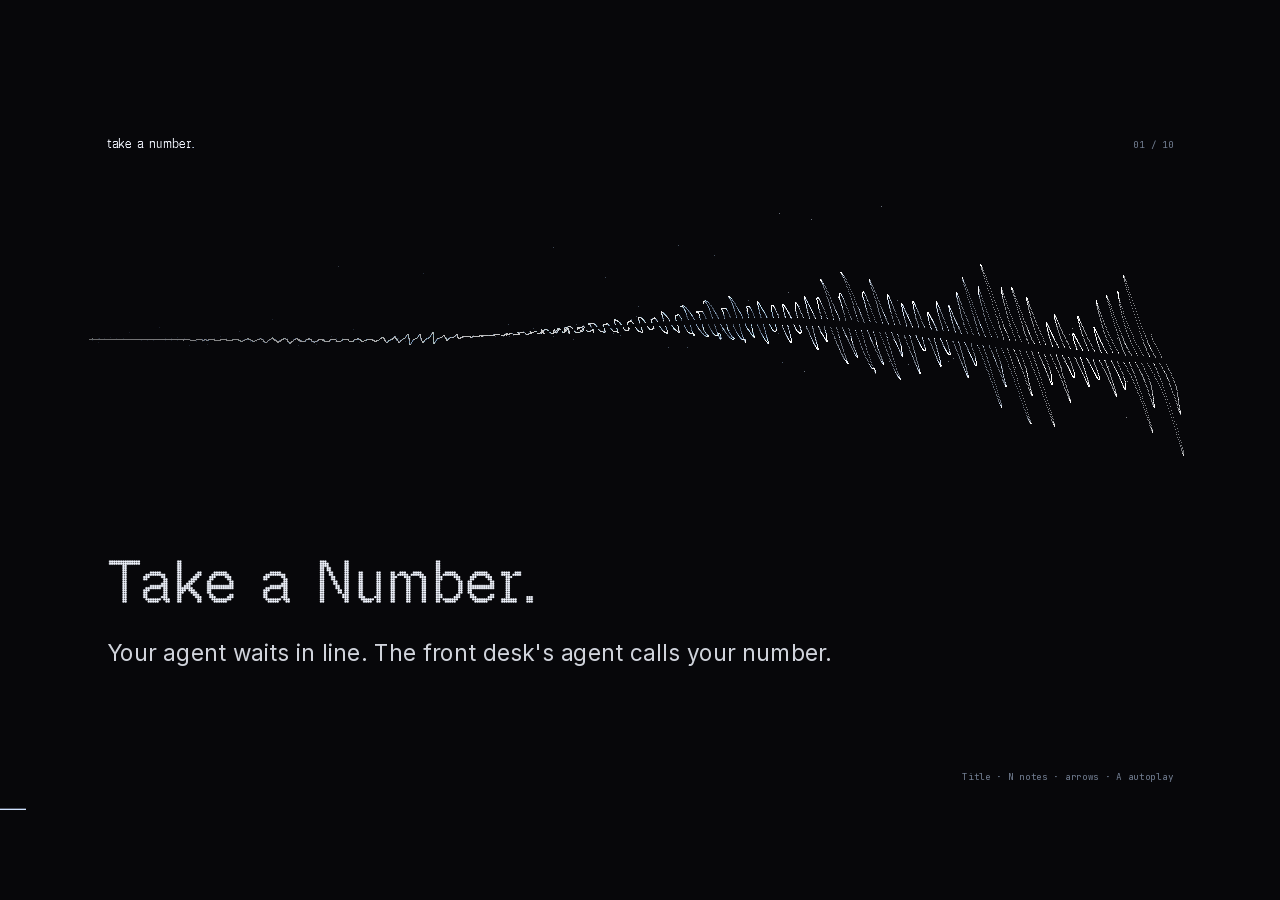
<file: deck/index.html>
<!doctype html>
<html lang="en">
<head>
<meta charset="utf-8">
<meta name="viewport" content="width=device-width, initial-scale=1">
<meta name="color-scheme" content="dark">
<meta name="theme-color" content="#07070a">
<title>Take a Number. Your agent waits in line.</title>
<style>
/* somach.css: the somach signal language, one stylesheet for every surface.
   Spec: /Users/carl/Downloads/carl/DESIGN_SYSTEM.md (read it first; this file implements it).
   Source of the look: https://somach.life hero, repo /Users/carl/Downloads/carl/md-somach-inc/website.
   Fonts resolve relative to this file (fonts/). For a standalone page run
   `python3 /Users/carl/CODELocalProjects/lifeos/design/kit.py inline page.html`, which inlines
   this file with the fonts as data: URIs. Served apps copy fonts/ and keep the urls same-origin. */

/* ---------- Faces (OFL, licences in fonts/) ---------- */
@font-face { font-family: "Geist Pixel Circle"; src: url("[data-uri]") format("woff2");
  font-weight: 400; font-style: normal; font-display: swap; }
@font-face { font-family: "Geist Pixel Square"; src: url("[data-uri]") format("woff2");
  font-weight: 400; font-style: normal; font-display: swap; }
@font-face { font-family: "Inter"; src: url("[data-uri]") format("woff2");
  font-weight: 100 900; font-style: normal; font-display: swap;
  unicode-range: U+0000-00FF, U+0131, U+0152-0153, U+02BB-02BC, U+02C6, U+02DA, U+02DC, U+0304, U+0308, U+0329, U+2000-206F, U+20AC, U+2122, U+2191, U+2193, U+2212, U+2215, U+FEFF, U+FFFD; }
@font-face { font-family: "JetBrains Mono"; src: url("[data-uri]") format("woff2");
  font-weight: 100 800; font-style: normal; font-display: swap;
  unicode-range: U+0000-00FF, U+0131, U+0152-0153, U+02BB-02BC, U+02C6, U+02DA, U+02DC, U+0304, U+0308, U+0329, U+2000-206F, U+20AC, U+2122, U+2191, U+2193, U+2212, U+2215, U+FEFF, U+FFFD; }

/* ---------- Tokens (contrast is on --void) ---------- */
:root {
  color-scheme: dark;
  --void: #07070a;                          /* page, canvas clear, theme-color */
  --paper: #f2f6ff;                         /* 18.59:1 headlines, titles, primary fill */
  --paper-soft: #a8b4c8;                    /*  9.61:1 body, lede, ok status; dimmest text over a canvas */
  --paper-mute: #737f93;                    /*  4.97:1 meta, eyebrows, index, placeholder, dates in tools */
  --glow: #cfe2ff;                          /* 15.31:1 THE accent: live, hover, focus, selected, wordmark period */
  --fail: #f0b8b0;                          /* 11.68:1 act now */
  --warn: #dbc895;                          /* 12.17:1 act soon */
  --hair: rgba(180, 200, 230, .14);         /*  1.26:1 decorative rules only */
  --line: rgba(180, 200, 230, .28);         /*  1.84:1 table header rule, blockquote rule (decorative) */
  --line-control: #5d6878;                  /*  3.56:1 input and ghost-button borders */
  --line-focus: rgba(207, 226, 255, .55);   /*  5.00:1 focused input border */
  --tint-focus: rgba(255, 255, 255, .04);   /* focused input fill; placeholder stays 4.65:1 */
  --selection: rgba(190, 215, 255, .24);

  --pixel: "Geist Pixel Circle", "JetBrains Mono", ui-monospace, monospace;    /* 20px and up only */
  --pixel-sm: "Geist Pixel Square", "JetBrains Mono", ui-monospace, monospace; /* 11 to 19px */
  --sans: "Inter", system-ui, -apple-system, "Helvetica Neue", sans-serif;
  --mono: "JetBrains Mono", ui-monospace, SFMono-Regular, Menlo, monospace;

  --max: 1200px;
  --gutter: clamp(28px, 12vw, 210px);       /* landing and reading: the zoomed-out look */
}
@media (max-width: 860px) { :root { --gutter: clamp(20px, 6vw, 32px); } }
.tool { --gutter: clamp(16px, 4vw, 48px); }  /* dashboards spend width on data */

/* ---------- Base ---------- */
*, *::before, *::after { box-sizing: border-box; }
html { background: var(--void); font-synthesis: none; -webkit-text-size-adjust: 100%; }
body { margin: 0; background: var(--void); color: var(--paper-soft);
  font: 400 .85rem/1.7 var(--sans); -webkit-font-smoothing: antialiased; }
.tool { font-size: 14px; line-height: 1.5; }
h1, h2, h3, h4, h5, h6, p, ul, ol, figure, blockquote { margin: 0; }
p { text-wrap: pretty; }
em, i, cite { font-style: normal; color: var(--paper); }      /* no italic face is loaded */
strong, b { font-weight: 600; color: var(--paper); }
code, kbd, samp, pre { font-family: var(--mono); font-variant-ligatures: none; }
.num, .tabular { font-variant-numeric: tabular-nums; }
a { color: var(--paper); text-decoration: underline 1px var(--paper-mute); text-underline-offset: 3px; }
a:hover { color: var(--glow); text-decoration-color: var(--glow); }
hr { border: 0; border-top: 1px solid var(--hair); margin: 0; }
:focus-visible { outline: 2px solid var(--glow); outline-offset: 3px; }   /* never a radius */
::selection { background: var(--selection); color: #fff; }
.sr-only { position: absolute; width: 1px; height: 1px; margin: -1px; overflow: hidden;
  clip-path: inset(50%); white-space: nowrap; border: 0; }

/* ---------- Type roles ---------- */
.display-1, .display-2, .verdict, .numeral, .prose h1 {
  font-family: var(--pixel); font-weight: 400; letter-spacing: .01em; color: var(--paper); text-wrap: balance; hyphens: none; }
.display-1 { font-size: clamp(1.5rem, 3.4vw, 2.6rem); line-height: 1.1; max-width: 14em; }
.display-2 { font-size: clamp(1.25rem, 2.4vw, 1.9rem); line-height: 1.15; max-width: 18em; }
.numeral { font-size: clamp(2rem, 5vw, 3.6rem); line-height: 1; letter-spacing: 0; }
.px { font-family: var(--pixel-sm); font-weight: 400; letter-spacing: .04em; }    /* 11 to 19px labels */
.wordmark { font: 400 14px/1 var(--pixel-sm); letter-spacing: .02em; color: var(--paper); text-decoration: none; }
.wordmark i { color: var(--glow); }
.lede { font-size: clamp(.82rem, 1vw, .92rem); line-height: 1.62; color: var(--paper-soft); max-width: 32em; }
.title { font: 600 1rem/1.3 var(--sans); letter-spacing: -.02em; color: var(--paper); }
.eyebrow { font: 500 11px/16px var(--mono); letter-spacing: .2em; text-transform: uppercase; color: var(--paper-mute); }
.index { font: 400 11px/16px var(--mono); letter-spacing: .2em; color: var(--paper-mute); }
.meta { font: 400 11px/16px var(--mono); letter-spacing: .04em; color: var(--paper-mute); }

/* ---------- Controls: hard corners, 44px, on void ---------- */
input, button, select, textarea { font: inherit; color: inherit; border-radius: 0; }
.label { display: block; margin-bottom: 8px; font: 500 11px/16px var(--mono); letter-spacing: .12em;
  text-transform: uppercase; color: var(--paper-mute); }
.field { min-height: 44px; padding: 11px 13px; font: 400 12px/1.6 var(--mono); letter-spacing: .02em;
  color: var(--paper); background: transparent; border: 1px solid var(--line-control); outline: none;
  transition: border-color .18s ease, background-color .18s ease; }
.field::placeholder { color: var(--paper-mute); opacity: 1; }
.field:focus-visible { border-color: var(--line-focus); background: var(--tint-focus); outline: 2px solid var(--glow); outline-offset: 3px; }
.field-error { margin-top: 8px; font: 400 13px/1.5 var(--sans); color: var(--fail); }
.btn { min-height: 44px; padding: 0 20px; font: 400 12px/1 var(--pixel-sm); letter-spacing: .12em;
  text-transform: uppercase; color: var(--void); background: var(--paper); border: 1px solid var(--paper);
  cursor: pointer; transition: background-color .18s ease, color .18s ease; }
.btn:hover:not(:disabled) { background: transparent; color: var(--paper); }
.btn:active:not(:disabled) { transform: translateY(1px); }
.btn:disabled { opacity: .55; cursor: default; }
.btn--ghost { color: var(--paper); background: transparent; border-color: var(--line-control); }
.btn--ghost:hover:not(:disabled) { border-color: var(--paper); }
.row { display: flex; flex-wrap: wrap; gap: 10px; }
.row .field { flex: 1 1 12rem; min-width: 0; }
@media (max-width: 860px), (pointer: coarse) { .field { font-size: 16px; } }   /* iOS zooms below 16px */
@media (max-width: 860px) { .row .field, .row .btn { flex: 1 1 100%; } }

/* ---------- Page frame ---------- */
.page { max-width: var(--max); margin: 0 auto; padding: 0 var(--gutter) 64px; }
.page.flush { padding-bottom: 0; }
.section { padding: clamp(64px, 8vw, 104px) 0; border-top: 1px solid var(--hair); }
.measure { max-width: 32em; }   /* about 66 characters of Inter; left-aligned, never centred */
.measure > p + p { margin-top: 18px; }

/* ---------- Landing hero (somach.life) ---------- */
.signal-hero { position: relative; min-height: 100svh; display: flex; flex-direction: column; overflow: hidden; }
.signal-field { position: absolute; inset: 0; width: 100%; height: 100%; z-index: 0; display: block;
  /* The scrim as a mask on the dots, not a void layer over void (that layer bands). */
  -webkit-mask-image: linear-gradient(to top, rgba(0,0,0,.04) 0%, rgba(0,0,0,.12) 30%, rgba(0,0,0,.8) 48%, #000 58%),
                      linear-gradient(100deg, rgba(0,0,0,.28) 0%, rgba(0,0,0,.7) 34%, #000 60%);
  -webkit-mask-composite: source-in;
  mask-image: linear-gradient(to top, rgba(0,0,0,.04) 0%, rgba(0,0,0,.12) 30%, rgba(0,0,0,.8) 48%, #000 58%),
              linear-gradient(100deg, rgba(0,0,0,.28) 0%, rgba(0,0,0,.7) 34%, #000 60%);
  mask-composite: intersect; }
.signal-mast { position: relative; z-index: 2; width: 100%; max-width: var(--max); margin: 0 auto;
  padding: clamp(24px, 4vw, 44px) var(--gutter) 0; display: flex; align-items: baseline; gap: 18px; }
.signal-hero-inner { position: relative; z-index: 2; width: 100%; max-width: var(--max);
  margin: auto auto 0; padding: 0 var(--gutter) clamp(40px, 6vw, 72px); }
.signal-hero-copy { max-width: 26rem; }
.signal-hero-copy .lede { margin-top: 16px; }
.signal-hero-copy .row { margin-top: 28px; }
@media (max-width: 860px) {
  .signal-hero { min-height: auto; }
  .signal-field { position: relative; height: 46svh; min-height: 260px; max-height: 420px;
    -webkit-mask-image: none; mask-image: none; }
  .signal-hero-inner { margin-top: 0; padding-top: clamp(18px, 4vw, 28px); padding-bottom: clamp(48px, 9vw, 72px); }
  .signal-hero-copy { max-width: none; }
}

/* Status trace: the live rule. The block is the pointer target, not the canvas. */
.trace { margin-top: 14px; padding: 10px 0; cursor: crosshair; }
.trace canvas { display: block; width: 100%; height: 56px; }
.trace--busy canvas { height: 24px; }

/* Ordered process, 2 to 4 steps only (Intent, Signal, Text). Parallel items are rows. */
.steps { display: grid; grid-template-columns: repeat(auto-fit, minmax(12rem, 1fr)); gap: clamp(28px, 4vw, 56px);
  list-style: none; padding: 0; }
.steps .title { margin-top: 14px; }
.steps p { margin-top: 10px; font-size: .82rem; line-height: 1.65; }

/* Dated list (the build log idiom; phone-first pages use it instead of a table). */
.log-list { list-style: none; padding: 0; }
.log-item { border-bottom: 1px solid var(--hair); }
.log-item:last-child { border-bottom: 0; }
.log-row { display: flex; align-items: baseline; gap: 16px; width: 100%; padding: 13px 0; background: none;
  border: 0; color: inherit; text-align: left; font: inherit; cursor: pointer; }
.log-date { flex-shrink: 0; min-width: 88px; font: 400 11.5px/1.6 var(--pixel-sm); letter-spacing: .04em; color: var(--paper-soft); }
.log-title { font-size: .84rem; color: var(--paper); transition: color .15s ease; }
button.log-row:hover .log-title, button.log-row:focus-visible .log-title { color: var(--glow); }
.log-toggle { margin-left: auto; font-family: var(--mono); color: var(--paper-mute); }
.log-detail { padding: 0 0 17px calc(88px + 16px); max-width: 36rem; font-size: .8rem; line-height: 1.65; }
.log-year { margin-top: 30px; font: 400 11px/1.6 var(--pixel-sm); letter-spacing: .16em; color: var(--paper-soft); }
@media (max-width: 640px) {
  .log-row { display: block; position: relative; padding-right: 28px; }
  .log-date { display: block; margin-bottom: 3px; }
  .log-toggle { position: absolute; right: 0; top: 12px; }
  .log-detail { padding-left: 0; }
}

/* NOW line. The live dot pulses twice (4.8 s), then holds: WCAG 2.2.2. */
.now { display: flex; align-items: baseline; gap: 12px; margin-top: 24px; }
.now-label { flex-shrink: 0; display: inline-flex; align-items: center; gap: 8px; font: 400 11px/1 var(--pixel-sm);
  letter-spacing: .08em; text-transform: uppercase; color: var(--glow); }
.now-dot { display: inline-block; width: 7px; height: 7px; border-radius: 50%; background: var(--glow);
  box-shadow: 0 0 10px var(--glow); animation: pulse 2.4s ease-in-out 2; }
@keyframes pulse { 50% { opacity: .3; } }

/* ---------- Tools: mast, verdict, readouts, regions ---------- */
.mast { display: flex; align-items: baseline; gap: 16px; padding: 24px 0 32px; }
.mast .meta { margin-left: auto; }
.verdict { margin: 0; font-size: clamp(1.25rem, 2.4vw, 1.9rem); line-height: 1.15; max-width: 24em; }
.verdict.fail { color: var(--fail); }
.verdict + .meta { margin-top: 8px; }
.readouts { display: grid; grid-template-columns: repeat(auto-fill, minmax(160px, 1fr)); column-gap: 24px; margin: 32px 0; }
.readout { border-top: 1px solid var(--hair); padding-top: 16px; }
.readout b { display: block; font: 400 28px/1 var(--pixel); color: var(--paper); }
.readout b.live { font-family: var(--mono); font-weight: 400; }   /* numbers that update live use Mono */
.readout span { display: block; margin-top: 8px; font: 500 11px/16px var(--mono); letter-spacing: .12em;
  text-transform: uppercase; color: var(--paper-mute); }
.region { border-top: 1px solid var(--hair); padding: 24px 0 32px; }
.region.fail { border-top-color: var(--fail); }
.region-head { display: flex; align-items: baseline; gap: 12px; margin: 0 0 16px; font: 500 11px/16px var(--mono);
  letter-spacing: .2em; text-transform: uppercase; color: var(--paper-mute); }
.region-head .st { margin-left: auto; }
.empty { margin: 0; padding: 16px 0; font: 400 13px/1.5 var(--sans); color: var(--paper-mute); }
.empty.err { color: var(--fail); }

/* ---------- Status: a dot plus a word, always both ----------
   filled = the signal arrived; ring = an expected signal is missing.
   Warm means act (fail now, warn soon). Cool means fine. */
.st { white-space: nowrap; font: 500 11px/16px var(--mono); letter-spacing: .08em; text-transform: uppercase; }
.st::before { content: ""; display: inline-block; width: 6px; height: 6px; margin-right: 8px; border-radius: 50%;
  background: currentColor; vertical-align: 1px; }
.st.ok { color: var(--paper-soft); }
.st.fail, .st.stale { color: var(--fail); }
.st.warn, .st.deferred { color: var(--warn); }
.st.running { color: var(--glow); }
.st.off { color: var(--paper-mute); }
.st:is(.stale, .deferred, .off)::before { background: none; border: 1.5px solid currentColor; }
.st.running::before { box-shadow: 0 0 10px var(--glow); animation: pulse 2.4s ease-in-out 2; }

/* ---------- Tables ---------- */
.tbl-wrap { margin: 0 -6px; padding: 0 6px; }   /* room for focus rings */
.tbl { width: 100%; border-collapse: collapse; font: 400 13px/20px var(--sans); }
.tbl th { position: sticky; top: 0; z-index: 1; background: var(--void); padding: 0 12px 8px; text-align: left;
  vertical-align: bottom; white-space: nowrap; border-bottom: 1px solid var(--line);
  font: 500 11px/16px var(--mono); letter-spacing: .1em; text-transform: uppercase; color: var(--paper-mute); }
.tbl td { padding: 8px 12px; border-bottom: 1px solid var(--hair); vertical-align: baseline; }
.tbl tr:last-child td { border-bottom: 0; }
.tbl :is(th, td):first-child { padding-left: 0; }
.tbl :is(th, td):last-child { padding-right: 0; }
.tbl td.t { color: var(--paper); }
.tbl td.t a { color: inherit; text-decoration: none; }
.tbl td.t a:hover { color: var(--glow); }
.tbl :is(td.id, td.num, td.date) { font: 400 12px/20px var(--mono); white-space: nowrap; }
.tbl td.date { color: var(--paper-mute); }
.tbl .num { text-align: right; }
.tbl td.sum { max-width: 48ch; }
@media (max-width: 860px) { .tbl-wrap { overflow-x: auto; } .tbl .p3 { display: none; } }
@media (max-width: 640px) { .tbl .p2 { display: none; } }
@media (pointer: coarse) { .tbl td { padding-block: 12px; } }

/* Dot-series charts (SomachSignal.drawDotSeries); size the canvas, the script fills it. */
.spark { display: inline-block; width: 96px; height: 20px; vertical-align: -4px; }
.chart { display: block; width: 100%; height: 120px; }

/* ---------- Reading (mdview, generated records) ---------- */
.prose { max-width: 32em; font: 400 16px/1.65 var(--sans); color: var(--paper-soft); }
.prose > * + * { margin-top: 16px; }
.prose h1 { font-size: 32px; line-height: 1.15; margin-bottom: 8px; }
.prose h1.long { font: 600 28px/1.2 var(--sans); letter-spacing: -.01em; }   /* titles over 40 characters */
.prose h2 { margin-top: 48px; padding-top: 24px; border-top: 1px solid var(--hair);
  font: 600 20px/1.3 var(--sans); letter-spacing: -.01em; color: var(--paper); }
.prose h3 { margin-top: 32px; font: 600 16px/1.35 var(--sans); color: var(--paper); }
.prose :is(h4, h5, h6) { margin-top: 24px; font: 500 11px/16px var(--mono); letter-spacing: .2em;
  text-transform: uppercase; color: var(--paper-mute); }
.prose :is(ul, ol) { padding-left: 24px; }
.prose li + li { margin-top: 4px; }
.prose li::marker { color: var(--paper-mute); }
.prose ol > li::marker { font: 400 12px var(--mono); }
.prose blockquote { padding-left: 16px; border-left: 1px solid var(--line); }
.prose :not(pre) > code { padding: 1px 4px; font-size: .875em; color: var(--paper); background: rgba(180, 200, 230, .07); }
.prose pre { padding: 16px 0; overflow-x: auto; border-top: 1px solid var(--hair); border-bottom: 1px solid var(--hair);
  font: 400 13px/20px var(--mono); color: var(--paper); }
.prose table { width: 100%; border-collapse: collapse; font-size: 14px; }
.prose th { padding: 0 12px 8px 0; text-align: left; border-bottom: 1px solid var(--line);
  font: 500 11px/16px var(--mono); letter-spacing: .1em; text-transform: uppercase; color: var(--paper-mute); }
.prose td { padding: 8px 12px 8px 0; border-bottom: 1px solid var(--hair); }
.prose img { max-width: 100%; height: auto; }
.prose .src { font: 400 11px/16px var(--mono); color: var(--paper-mute); word-break: break-all; }

/* ---------- Motion and failure ---------- */
@media (prefers-reduced-motion: reduce) {
  *, *::before, *::after { animation: none !important; transition: none !important; scroll-behavior: auto !important; }
}
/* Silence is the bug: kit.py's font check sets this attribute when a face fails to load. */
html[data-fonts-missing]::before { content: "FONTS MISSING: " attr(data-fonts-missing); position: fixed; inset: 0 0 auto;
  z-index: 2147483647; padding: 6px 12px; font: 12px/1.4 ui-monospace, monospace; color: var(--void); background: var(--fail); }

</style>
<style>
/* One 1920x1080 stage, one timeline. window.seek(ms) is the only clock, so a keypress, autoplay, the PDF and a
   frame-by-frame render all draw the same thing. Source: deck/src.html. Build: kit.py inline src.html -o index.html */
html,body{height:100%;overflow:hidden;background:var(--void)}
#stage{position:fixed;left:50%;top:50%;width:1920px;height:1080px;transform:translate(-50%,-50%) scale(var(--s,1));transform-origin:center center;background:var(--void)}
.beat{position:absolute;inset:0;display:none;width:1920px;height:1080px;overflow:hidden;background:var(--void)}
.beat.cur{display:block}
canvas.dots{position:absolute;left:0;top:0;width:1920px;height:1080px}
#field{position:absolute!important;left:0;top:0;width:1920px!important;height:1080px!important;min-height:0;max-height:none}
.t{position:absolute;left:160px;font-family:var(--pixel);font-weight:400;color:var(--paper);letter-spacing:.01em;line-height:1.1;white-space:nowrap;will-change:transform,opacity}
.t.h{font-size:88px}
.t.m{font-size:56px}
.t.s{font-size:40px;color:var(--paper-soft)}
.i{position:absolute;left:160px;font:400 28px/1.4 var(--sans);color:var(--paper-soft);white-space:nowrap}
.i.p{color:var(--paper)}
.mn{position:absolute;font:400 18px/24px var(--mono);letter-spacing:.04em;color:var(--paper-mute);white-space:nowrap}
.code{position:absolute;font:400 36px/1.2 var(--mono);color:var(--paper);white-space:nowrap;font-variant-ligatures:none}
.px{position:absolute;font:400 20px/24px var(--pixel-sm);letter-spacing:.04em;color:var(--paper-soft);white-space:nowrap}
.glow{color:var(--glow)}
.fail{color:var(--fail)}
.warn{color:var(--warn)}
.mute{color:var(--paper-mute)}
.wm{position:absolute;left:160px;top:72px;font-size:18px}
.pg{position:absolute;right:160px;top:72px;font:400 14px/20px var(--mono);letter-spacing:.04em;color:var(--paper-mute)}
#hud{position:absolute;right:160px;bottom:40px;font:400 14px/20px var(--mono);letter-spacing:.04em;color:var(--paper-mute)}
#bar{position:absolute;left:0;bottom:0;height:2px;background:var(--glow);width:0}
.word{display:inline-block;will-change:transform,opacity}
#drawer{position:absolute;left:0;right:0;bottom:0;background:var(--void);border-top:1px solid var(--line);padding:20px 160px 28px;font:400 20px/29px var(--sans);display:none;max-height:420px;overflow:auto;color:var(--paper-soft);z-index:9}
body.shownotes #drawer{display:block}
#drawer .k{font:400 14px/20px var(--mono);letter-spacing:.04em;color:var(--paper-mute);margin-bottom:8px}
#drawer p{margin:0 0 8px}
#drawer p b{color:var(--glow);font-weight:400}
/* print: every beat stacked at its last frame, one per page */
html.print,body.print{overflow:visible;height:auto}
body.print #stage{position:static;transform:none;width:1920px;height:auto}
body.print .beat{position:relative;display:block;page-break-after:always;break-after:page}
body.print #hud,body.print #bar,body.print #drawer{display:none}
/* phone: every beat stacked at its last frame, scaled to the width, notes under each */
html.phone,body.phone{overflow:auto;height:auto}
body.phone #stage{position:static;transform:none;width:100%;height:auto}
body.phone .beat{position:relative;display:block;transform-origin:top left;transform:scale(var(--k));margin-bottom:calc(1080px * var(--k) - 1080px)}
body.phone #hud,body.phone #bar,body.phone #drawer{display:none}
body.phone .pnotes{padding:12px 16px 28px;border-top:1px solid var(--hair);font:400 15px/1.5 var(--sans);color:var(--paper-soft);background:var(--void)}
body.phone .pnotes p{margin:0 0 8px}
body.phone .pnotes b{color:var(--glow);font-weight:400}
body.phone .pnotes .k{font:400 11px/16px var(--mono);letter-spacing:.04em;color:var(--paper-mute);margin-bottom:6px}
</style>
</head>
<body>
<div id="stage">
  <div id="beats"></div>
  <div id="hud"></div>
  <div id="bar"></div>
  <div id="drawer"></div>
</div>
<script>
/* signal.js: the somach signal material for any page, no dependencies.
 *
 * Port of SignalField.tsx and StatusTrace.tsx from the somach.life repo
 * (/Users/carl/Downloads/carl/md-somach-inc/website/components/signal/, commit bd3e145).
 * The drawing math is copied expression for expression, so a frame drawn here is
 * pixel-identical to the live site; `node verify.mjs` checks exactly that.
 * Behaviour follows /Users/carl/Downloads/carl/DESIGN_SYSTEM.md section 6: settle after
 * 5 s without input, pause offscreen and in background tabs, 60 fps cap, touch pluck,
 * one static frame under prefers-reduced-motion.
 *
 * Classic script, defines window.SomachSignal. In a standalone file inline it in a
 * <script> (kit.py inline does that); in a served app load it same-origin.
 *
 *   SomachSignal.mountSignalField(canvas, opts) -> { destroy, pause, resume, surge(on) }
 *   SomachSignal.mountStatusTrace(canvas, opts) -> { destroy, pause, resume, burst(power, u) }
 *   SomachSignal.drawSignalFrame(canvas, { t: 6.2 })   static strand (OG images, PDFs, slides)
 *   SomachSignal.drawTraceFrame(canvas, { t: 3.1 })    static trace
 *   SomachSignal.drawDotSeries(canvas, values, opts)    a page's own data in the dot material
 */
(function (root) {
  "use strict";

  const { sin, cos, min, max, floor, round, abs, random, exp } = Math;
  const VOID = "#07070a";

  // ---------------------------------------------------------------- the strand

  const VW = 1400;
  const VH = 440;
  const X_LEAD = 0.07 * VW;
  const X_SPAN = 0.84 * VW;
  // Bands split the point INDEX range (not u): stop = floor(end * count).
  const BANDS = [
    { end: 0.34, fill: "rgba(126,158,204,0.34)" },
    { end: 0.64, fill: "rgba(174,204,240,0.40)" },
    { end: 0.85, fill: "rgba(220,236,255,0.46)" },
    { end: 1.0, fill: "rgba(246,250,255,0.55)" },
  ];

  const FIELD_DEFAULTS = {
    interactionEl: undefined, // default canvas.parentElement
    surgeEl: undefined, // default interactionEl.querySelector(".signal-title")
    orientation: "auto", // "auto" | "landscape" | "vertical"
    verticalQuery: "(max-width: 860px)",
    opaque: false, // true = clear to void (live site, with the overlay scrim); false = transparent, use the CSS mask
    t0: 0.6,
    tStatic: 6.2,
    maxPoints: 30000,
    minPoints: 11000,
    dprCap: 2,
    maxFps: 60,
    idleStopMs: 5000, // 0 = never settle (breaks WCAG 2.2.2 unless the page has a pause control)
    pauseOffscreen: true,
  };

  function smoothstep(x) {
    const v = min(1, max(0, x));
    return v * v * (3 - 2 * v);
  }

  function gauss(x, sigma) {
    return exp(-(x * x) / (2 * sigma * sigma));
  }

  function dprOf(cap) {
    return min(root.devicePixelRatio || 1, cap);
  }

  function decorate(canvas) {
    if (!canvas.hasAttribute("role") && !canvas.hasAttribute("aria-label")) {
      canvas.setAttribute("aria-hidden", "true");
      canvas.setAttribute("role", "presentation");
    }
  }

  function fieldGeometry(canvas, o) {
    const dpr = dprOf(o.dprCap);
    const rect = canvas.getBoundingClientRect();
    const width = max(1, floor(rect.width * dpr));
    const height = max(1, floor(rect.height * dpr));
    // Assigning canvas.width clears the bitmap even when unchanged.
    if (canvas.width !== width) canvas.width = width;
    if (canvas.height !== height) canvas.height = height;
    const dot = max(1, round(dpr));
    const rotated =
      o.orientation === "vertical" ? true
      : o.orientation === "landscape" ? false
      : root.matchMedia(o.verticalQuery).matches;
    const u0 = rotated ? 0.3 : 0;
    const xStart = X_LEAD + u0 * X_SPAN;
    const xEnd = X_LEAD + X_SPAN;
    const usedLength = xEnd - xStart;
    let scale, originX, originY, pixelLength;
    if (rotated) {
      const inset = height * 0.03;
      const avail = height - inset * 2;
      scale = min(avail / usedLength, width / (VH * 0.9));
      originX = width / 2;
      originY = inset + (avail - usedLength * scale) / 2 - xStart * scale;
      pixelLength = usedLength * scale;
    } else {
      scale = width / VW;
      originX = 0;
      const cssHeight = rect.height;
      const lift = min(1, max(0, (cssHeight - 600) / 200));
      const anchor = 0.26 + lift * 0.14;
      originY = height * anchor - (VH / 2) * scale;
      pixelLength = usedLength * scale;
    }
    const count = floor(min(o.maxPoints, max(o.minPoints, pixelLength * 16)));
    return { dpr, width, height, dot, rotated, u0, scale, originX, originY, count };
  }

  function drawField(ctx, G, st, opaque) {
    const { width, height, dot, rotated, u0, scale, originX, originY, count } = G;
    const t = st.t;
    const energy = st.energy;
    const pr = min(width, height) * 0.24;
    const pr2 = pr * pr;
    const plucked = st.pStrength > 0.01;

    if (opaque) {
      ctx.fillStyle = VOID;
      ctx.fillRect(0, 0, width, height);
    } else {
      ctx.clearRect(0, 0, width, height);
    }
    ctx.globalCompositeOperation = "lighter";

    let i = 1;
    for (let b = 0; b < BANDS.length; b++) {
      const stop = floor(BANDS[b].end * count);
      ctx.fillStyle = BANDS[b].fill;
      for (; i <= stop; i++) {
        const u = u0 + (i / count) * (1 - u0);
        const s = u * 46;
        const g = smoothstep((u - 0.04) / 0.92);
        const k = (3 + cos(s - t)) * cos(i / 31);
        const e = s / 7 - 12;
        const d = (k * k + e * e) / 26;
        const c = d - t / 3;
        const q =
          2.5 * sin(k * 2) +
          0.35 / k +
          (s / 20) * k * (8 + 2.5 * sin(e * 41 - d * 3.5 + t));

        const vx = X_LEAD + u * X_SPAN + q * 0.4 * g;
        const vy =
          VH / 2 +
          (q * sin(c) * 0.85 + 20 * sin(t / 4 + e)) *
            (0.1 + g * (0.85 + energy * 0.4));

        let x = rotated ? originX + (VH / 2 - vy) * scale : originX + vx * scale;
        let y = rotated ? originY + vx * scale : originY + vy * scale;

        if (plucked) {
          const dx = x - st.px;
          const dy = y - st.py;
          const d2 = dx * dx + dy * dy;
          if (d2 < pr2) {
            const f = 1 - d2 / pr2;
            const wob =
              sin(t * 9 + u * 90) *
              f * f * st.pStrength * pr * 0.2 * (1 - g * 0.45);
            if (rotated) x += wob;
            else y += wob;
          }
        }

        if (x < 0 || x >= width || y < 0 || y >= height) continue;
        ctx.fillRect(x | 0, y | 0, dot, dot);
      }
    }
    ctx.globalCompositeOperation = "source-over";
  }

  function fieldState(t) {
    return { t, energy: 0, energyTarget: 0, px: 0, py: 0, pTX: 0, pTY: 0, pStrength: 0, pTarget: 0, rest: 1 };
  }

  function drawSignalFrame(canvas, options) {
    const o = Object.assign({}, FIELD_DEFAULTS, { t: FIELD_DEFAULTS.tStatic, energy: 0 }, options || {});
    decorate(canvas);
    const ctx = canvas.getContext("2d", { alpha: !o.opaque });
    if (!ctx) throw new Error("signal.js: no 2d context");
    const st = fieldState(o.t);
    st.energy = o.energy;
    drawField(ctx, fieldGeometry(canvas, o), st, o.opaque);
  }

  // One loop driver shared by both canvases: settle, offscreen, background tab,
  // reduced motion, fps cap. `step(dt, now)` advances state and returns true while
  // something is still changing; `draw()` paints.
  function makeLoop(canvas, o, hooks) {
    let raf = 0;
    let last = 0;
    let lastDraw = 0;
    let lastInput = 0;
    let paused = false;
    let visible = typeof document === "undefined" || document.visibilityState !== "hidden";
    let onscreen = true;
    let reduced = false;
    let rest = 1;

    const running = () => !reduced && !paused && visible && onscreen;

    const frame = (now) => {
      raf = 0;
      if (!running()) return;
      if (o.maxFps > 0 && lastDraw && now - lastDraw < 1000 / o.maxFps - 2.5) {
        raf = requestAnimationFrame(frame);
        return;
      }
      const dt = last ? min((now - last) / 1000, 0.05) : 0;
      last = now;
      lastDraw = now;
      const idle = !hooks.exemptFromIdle() && o.idleStopMs > 0 && now - lastInput > o.idleStopMs;
      rest += ((idle ? 0 : 1) - rest) * min(1, dt * 4);
      const changing = hooks.step(dt * rest, dt, now);
      hooks.draw();
      const settled = idle && rest < 0.01 && !changing;
      if (!settled) raf = requestAnimationFrame(frame);
    };

    const wake = () => {
      lastInput = root.performance.now();
      if (!raf && running()) {
        last = 0;
        raf = requestAnimationFrame(frame);
      }
    };

    const stop = () => {
      if (raf) cancelAnimationFrame(raf);
      raf = 0;
    };

    const onVisibility = () => {
      visible = document.visibilityState !== "hidden";
      if (visible) wake();
      else stop();
    };

    let io = null;
    if (o.pauseOffscreen && typeof IntersectionObserver !== "undefined") {
      io = new IntersectionObserver((entries) => {
        const entry = entries[entries.length - 1];
        onscreen = entry.isIntersecting;
        if (onscreen) wake();
        else stop();
      }, { threshold: 0 });
      io.observe(canvas);
    }
    document.addEventListener("visibilitychange", onVisibility);

    return {
      wake,
      stop,
      redrawIfIdle() {
        if (!raf) hooks.draw();
      },
      setReduced(r) {
        reduced = r;
        if (r) stop();
      },
      pause() {
        paused = true;
        stop();
      },
      resume() {
        paused = false;
        wake();
      },
      destroy() {
        stop();
        if (io) io.disconnect();
        document.removeEventListener("visibilitychange", onVisibility);
      },
    };
  }

  function on(el, type, fn, list) {
    if (!el) return;
    el.addEventListener(type, fn);
    list.push(() => el.removeEventListener(type, fn));
  }

  function mountSignalField(canvas, options) {
    const o = Object.assign({}, FIELD_DEFAULTS, options || {});
    if (o.interactionEl === undefined) o.interactionEl = canvas.parentElement;
    if (o.surgeEl === undefined) {
      o.surgeEl = o.interactionEl ? o.interactionEl.querySelector(".signal-title") : null;
    }
    decorate(canvas);
    const ctx = canvas.getContext("2d", { alpha: !o.opaque });
    if (!ctx) throw new Error("signal.js: no 2d context");

    const mq = root.matchMedia("(prefers-reduced-motion: reduce)");
    let st = fieldState(o.t0);
    let G = fieldGeometry(canvas, o);
    let detach = [];
    let releaseTimer = 0;
    let surgeTimer = 0;

    const loop = makeLoop(canvas, o, {
      exemptFromIdle: () => false,
      step(dtRest, dt) {
        st.t += dtRest * (0.45 + st.energy * 0.3);
        st.pStrength += (st.pTarget - st.pStrength) * min(1, dt * 5);
        st.px += (st.pTX - st.px) * min(1, dt * 10);
        st.py += (st.pTY - st.py) * min(1, dt * 10);
        st.energy += (st.energyTarget - st.energy) * min(1, dt * 4);
        return (
          abs(st.pTarget - st.pStrength) > 0.01 ||
          abs(st.energyTarget - st.energy) > 0.01 ||
          abs(st.pTX - st.px) > 0.5 ||
          abs(st.pTY - st.py) > 0.5
        );
      },
      draw() {
        drawField(ctx, G, st, o.opaque);
      },
    });

    const toDevice = (ev) => {
      const r = canvas.getBoundingClientRect();
      return [(ev.clientX - r.left) * G.dpr, (ev.clientY - r.top) * G.dpr];
    };
    const release = () => {
      clearTimeout(releaseTimer);
      releaseTimer = setTimeout(() => {
        st.pTarget = 0;
        loop.wake();
      }, 400);
    };
    const surge = (onOff) => {
      st.energyTarget = onOff ? 1 : 0;
      loop.wake();
    };

    const attach = () => {
      const zone = o.interactionEl;
      on(zone, "pointermove", (ev) => {
        const p = toDevice(ev);
        st.pTX = p[0];
        st.pTY = p[1];
        // First contact snaps, so the ripple starts under the pointer.
        if (st.pStrength < 0.02) {
          st.px = st.pTX;
          st.py = st.pTY;
        }
        st.pTarget = 1;
        loop.wake();
      }, detach);
      on(zone, "pointerdown", (ev) => {
        const p = toDevice(ev);
        st.pTX = st.px = p[0];
        st.pTY = st.py = p[1];
        st.pTarget = 1;
        clearTimeout(releaseTimer);
        loop.wake();
      }, detach);
      on(zone, "pointerup", (ev) => {
        if (ev.pointerType !== "mouse") release();
      }, detach);
      on(zone, "pointercancel", release, detach);
      on(zone, "pointerleave", (ev) => {
        if (ev.pointerType === "mouse") {
          st.pTarget = 0;
          loop.wake();
        } else {
          release();
        }
      }, detach);
      const title = o.surgeEl;
      on(title, "pointerenter", (ev) => {
        if (ev.pointerType !== "touch") surge(true);
      }, detach);
      on(title, "pointerleave", (ev) => {
        if (ev.pointerType !== "touch") surge(false);
      }, detach);
      on(title, "pointerdown", (ev) => {
        if (ev.pointerType !== "touch") return;
        surge(true);
        clearTimeout(surgeTimer);
        surgeTimer = setTimeout(() => surge(false), 1200);
      }, detach);
      on(title, "focusin", () => surge(true), detach);
      on(title, "focusout", () => surge(false), detach);
    };

    const setup = () => {
      if (mq.matches) {
        // One fixed pose, no listeners, no loop.
        loop.setReduced(true);
        st = fieldState(o.tStatic);
        G = fieldGeometry(canvas, o);
        drawField(ctx, G, st, o.opaque);
      } else {
        loop.setReduced(false);
        st = fieldState(o.t0);
        G = fieldGeometry(canvas, o);
        attach();
        loop.wake();
      }
    };
    const teardown = () => {
      detach.forEach((off) => off());
      detach = [];
      clearTimeout(releaseTimer);
      clearTimeout(surgeTimer);
      loop.stop();
    };

    const ro = new ResizeObserver(() => {
      G = fieldGeometry(canvas, o);
      loop.redrawIfIdle();
    });
    ro.observe(canvas);
    const onMq = () => {
      teardown();
      setup();
    };
    mq.addEventListener("change", onMq);
    setup();

    return {
      destroy() {
        teardown();
        ro.disconnect();
        mq.removeEventListener("change", onMq);
        loop.destroy();
      },
      pause: loop.pause,
      resume: loop.resume,
      surge,
    };
  }

  // ----------------------------------------------------------- the status trace

  const TRACE_VH = 100;
  const TRACE_DEFAULTS = {
    interactionEl: undefined, // default canvas.parentElement (the block, not the 56px canvas)
    mode: "ambient", // "ambient" (live site) | "events" (only burst() calls) | "busy" (loading)
    t0: 0,
    tStatic: 3.1,
    maxSamples: 2200,
    maxBursts: 15,
    dprCap: 2,
    maxFps: 60,
    idleStopMs: 5000,
    pauseOffscreen: true,
  };

  function seedBursts() {
    // Off-screen seeds so the line is never caught empty on first paint.
    return [
      { u: 0.2, speed: 0.055, life: 1, power: 0.55 },
      { u: -0.35, speed: 0.045, life: 1, power: 0.42 },
    ];
  }

  function traceGeometry(canvas, o) {
    const dpr = dprOf(o.dprCap);
    const rect = canvas.getBoundingClientRect();
    const width = max(1, floor(rect.width * dpr));
    const height = max(1, floor(rect.height * dpr));
    if (canvas.width !== width) canvas.width = width;
    if (canvas.height !== height) canvas.height = height;
    const dot = max(1, round(dpr));
    const count = min(o.maxSamples, max(320, floor(width / dot)));
    return { dpr, width, height, dot, count };
  }

  function drawTrace(ctx, G, s) {
    const { width, height, dot, count } = G;
    const t = s.t;
    ctx.clearRect(0, 0, width, height);
    ctx.globalCompositeOperation = "lighter";
    const midY = height / 2;
    const scaleY = height / TRACE_VH;
    for (let i = 0; i < count; i++) {
      const u = i / (count - 1);
      const x = u * (width - dot);
      let amp = 0.55 + 0.3 * sin(u * 38 + t * 1.4) * sin(u * 7 - t * 0.6);
      for (const b of s.bursts) {
        const d = u - b.u;
        const shape = d < 0 ? gauss(d, 0.009) : gauss(d, 0.042);
        amp += shape * b.power * 48 * b.life;
      }
      if (s.strength > 0.01 && s.px >= 0) {
        const d = (x - s.px) / width;
        const near = gauss(d, 0.07);
        amp += near * s.strength * (7 + 5 * sin(u * 120 + t * 16));
      }
      const wobble = sin(u * 210 + t * 5) * 0.5;
      const y = midY + (amp * wobble + sin(u * 61 - t * 2) * amp * 0.5) * scaleY;
      const heat = min(1, abs(amp) / 14);
      ctx.fillStyle = `rgba(${150 + heat * 96}, ${178 + heat * 72}, ${212 + heat * 43}, ${0.2 + heat * 0.5})`;
      ctx.fillRect(x | 0, y | 0, dot, dot);
    }
    ctx.globalCompositeOperation = "source-over";
  }

  function traceState(t, mode) {
    return { t, bursts: mode === "events" ? [] : seedBursts(), px: -1, pTargetX: -1, strength: 0, targetStrength: 0 };
  }

  function drawTraceFrame(canvas, options) {
    const o = Object.assign({}, TRACE_DEFAULTS, { t: TRACE_DEFAULTS.tStatic }, options || {});
    decorate(canvas);
    const ctx = canvas.getContext("2d", { alpha: true });
    if (!ctx) throw new Error("signal.js: no 2d context");
    drawTrace(ctx, traceGeometry(canvas, o), traceState(o.t, o.mode));
  }

  function mountStatusTrace(canvas, options) {
    const o = Object.assign({}, TRACE_DEFAULTS, options || {});
    if (o.interactionEl === undefined) o.interactionEl = canvas.parentElement;
    decorate(canvas);
    const ctx = canvas.getContext("2d", { alpha: true });
    if (!ctx) throw new Error("signal.js: no 2d context");

    const mq = root.matchMedia("(prefers-reduced-motion: reduce)");
    let s = traceState(o.t0, o.mode);
    let G = traceGeometry(canvas, o);
    let detach = [];
    let sinceSpawn = 0;
    // FIX vs the shipped component: draw the next interval once per spawn, so
    // bursts arrive irregularly (1.1 to 2.9 s) instead of near a 1.3 s metronome.
    const nextInterval = () => (o.mode === "busy" ? 0.4 + random() * 0.4 : 1.1 + random() * 1.8);
    let nextSpawn = nextInterval();
    let releaseTimer = 0;

    const spawn = (u, power) => {
      if (s.bursts.length >= o.maxBursts) return;
      s.bursts.push({ u, speed: 0.035 + random() * 0.05, life: 1, power });
    };

    const loop = makeLoop(canvas, o, {
      exemptFromIdle: () => o.mode === "busy" || (o.mode === "events" && s.bursts.length > 0),
      step(dtRest, dt) {
        s.t += dtRest;
        if (o.mode !== "events") {
          sinceSpawn += dtRest;
          if (sinceSpawn > nextSpawn) {
            sinceSpawn = 0;
            nextSpawn = nextInterval();
            spawn(-0.08, 0.3 + random() * 0.4);
          }
        }
        for (const b of s.bursts) {
          b.u += b.speed * dtRest;
          if (b.u > 0.55) b.life -= dtRest * 0.55;
        }
        for (let i = s.bursts.length - 1; i >= 0; i--) {
          if (s.bursts[i].u > 1.25 || s.bursts[i].life <= 0) s.bursts.splice(i, 1);
        }
        s.strength += (s.targetStrength - s.strength) * min(1, dt * 6);
        s.px += (s.pTargetX - s.px) * min(1, dt * 12);
        return abs(s.targetStrength - s.strength) > 0.01 || abs(s.pTargetX - s.px) > 0.5;
      },
      draw() {
        drawTrace(ctx, G, s);
      },
    });

    const xOf = (ev) => {
      const rect = canvas.getBoundingClientRect();
      return { dev: (ev.clientX - rect.left) * G.dpr, frac: (ev.clientX - rect.left) / max(1, rect.width) };
    };

    const attach = () => {
      const zone = o.interactionEl;
      on(zone, "pointermove", (ev) => {
        const p = xOf(ev);
        if (s.strength < 0.02) s.px = p.dev;
        s.pTargetX = p.dev;
        s.targetStrength = 1;
        loop.wake();
      }, detach);
      // Entering spawns a burst under the pointer: the line answers you.
      on(zone, "pointerenter", (ev) => {
        if (ev.pointerType === "touch") return;
        spawn(max(0, xOf(ev).frac - 0.02), 0.5);
        loop.wake();
      }, detach);
      on(zone, "pointerdown", (ev) => {
        if (ev.pointerType === "mouse") return;
        const p = xOf(ev);
        s.px = s.pTargetX = p.dev;
        s.targetStrength = 1;
        spawn(max(0, p.frac - 0.02), 0.5);
        clearTimeout(releaseTimer);
        loop.wake();
      }, detach);
      const release = () => {
        clearTimeout(releaseTimer);
        releaseTimer = setTimeout(() => {
          s.targetStrength = 0;
          loop.wake();
        }, 400);
      };
      on(zone, "pointerup", (ev) => {
        if (ev.pointerType !== "mouse") release();
      }, detach);
      on(zone, "pointercancel", release, detach);
      on(zone, "pointerleave", (ev) => {
        if (ev.pointerType === "mouse") {
          s.targetStrength = 0;
          loop.wake();
        } else {
          release();
        }
      }, detach);
    };

    const setup = () => {
      if (mq.matches) {
        loop.setReduced(true);
        s = traceState(o.tStatic, o.mode);
        G = traceGeometry(canvas, o);
        drawTrace(ctx, G, s);
      } else {
        loop.setReduced(false);
        s = traceState(o.t0, o.mode);
        G = traceGeometry(canvas, o);
        attach();
        loop.wake();
      }
    };
    const teardown = () => {
      detach.forEach((off) => off());
      detach = [];
      clearTimeout(releaseTimer);
      loop.stop();
    };

    const ro = new ResizeObserver(() => {
      G = traceGeometry(canvas, o);
      loop.redrawIfIdle();
    });
    ro.observe(canvas);
    const onMq = () => {
      teardown();
      setup();
    };
    mq.addEventListener("change", onMq);
    setup();

    return {
      destroy() {
        teardown();
        ro.disconnect();
        mq.removeEventListener("change", onMq);
        loop.destroy();
      },
      pause: loop.pause,
      resume: loop.resume,
      // One real event, one burst. Never fake events on a dashboard.
      burst(power, u) {
        spawn(u === undefined ? 0.02 : u, power === undefined ? 0.5 : power);
        if (mq.matches) drawTrace(ctx, G, s);
        else loop.wake();
      },
    };
  }

  // ------------------------------------------------------ data in the material

  const SERIES_DEFAULTS = {
    color: "#a8b4c8", // paper-soft
    lastColor: "#cfe2ff", // glow, the newest sample only
    outColor: "#f0b8b0", // fail, samples past the threshold
    threshold: null,
    thresholdAbove: true, // true: values > threshold are out; false: values < threshold
    min: null,
    max: null,
    dot: 2, // CSS px per sample
    join: true, // 1 CSS px dots every 2 CSS px between samples
    fade: false, // older samples dimmer (.35 to 1)
    pad: 2, // CSS px
    dprCap: 2,
    label: "", // aria-label; generated from the data when empty
    unit: "",
  };

  function drawDotSeries(canvas, values, options) {
    const o = Object.assign({}, SERIES_DEFAULTS, options || {});
    const ctx = canvas.getContext("2d", { alpha: true });
    if (!ctx) throw new Error("signal.js: no 2d context");
    const dpr = dprOf(o.dprCap);
    const rect = canvas.getBoundingClientRect();
    const width = max(1, floor(rect.width * dpr));
    const height = max(1, floor(rect.height * dpr));
    if (canvas.width !== width) canvas.width = width;
    if (canvas.height !== height) canvas.height = height;
    ctx.clearRect(0, 0, width, height);

    const pts = [];
    (values || []).forEach((v, i) => {
      if (typeof v === "number" && isFinite(v)) pts.push([i, v]);
    });
    const n = (values || []).length;
    const unit = o.unit ? " " + o.unit : "";
    canvas.setAttribute("role", "img");
    canvas.removeAttribute("aria-hidden");
    if (!pts.length) {
      canvas.setAttribute("aria-label", o.label || "No data");
      return;
    }
    const vals = pts.map((p) => p[1]);
    const lo = o.min !== null ? o.min : Math.min.apply(null, vals);
    const hi = o.max !== null ? o.max : Math.max.apply(null, vals);
    const span = hi - lo || 1;
    const dotPx = max(1, round(o.dot * dpr));
    const one = max(1, round(dpr));
    const pad = o.pad * dpr;
    const xOf = (i) => pad + (n > 1 ? i / (n - 1) : 0.5) * (width - 2 * pad - dotPx);
    const yOf = (v) => pad + (1 - (v - lo) / span) * (height - 2 * pad - dotPx);
    const isOut = (v) =>
      o.threshold !== null && (o.thresholdAbove ? v > o.threshold : v < o.threshold);

    if (o.join) {
      ctx.fillStyle = o.color;
      ctx.globalAlpha = 0.55;
      const step = 2 * dpr;
      for (let k = 1; k < pts.length; k++) {
        const x0 = xOf(pts[k - 1][0]) + dotPx / 2;
        const y0 = yOf(pts[k - 1][1]) + dotPx / 2;
        const x1 = xOf(pts[k][0]) + dotPx / 2;
        const y1 = yOf(pts[k][1]) + dotPx / 2;
        const len = Math.hypot(x1 - x0, y1 - y0);
        const m = floor(len / step);
        for (let j = 1; j < m; j++) {
          const f = j / m;
          ctx.fillRect((x0 + (x1 - x0) * f) | 0, (y0 + (y1 - y0) * f) | 0, one, one);
        }
      }
      ctx.globalAlpha = 1;
    }
    pts.forEach((p, k) => {
      const last = k === pts.length - 1;
      ctx.globalAlpha = o.fade && !last ? 0.35 + 0.65 * (k / max(1, pts.length - 1)) : 1;
      ctx.fillStyle = isOut(p[1]) ? o.outColor : last ? o.lastColor : o.color;
      const size = last ? max(dotPx, round(3 * dpr)) : dotPx;
      ctx.fillRect(xOf(p[0]) | 0, yOf(p[1]) | 0, size, size);
    });
    ctx.globalAlpha = 1;

    const latest = vals[vals.length - 1];
    canvas.setAttribute(
      "aria-label",
      o.label || `${pts.length} samples, latest ${latest}${unit}, range ${lo}${unit} to ${hi}${unit}`
    );
  }

  root.SomachSignal = {
    mountSignalField,
    mountStatusTrace,
    drawSignalFrame,
    drawTraceFrame,
    drawDotSeries,
    VERSION: "2026-10-02",
  };
})(typeof window !== "undefined" ? window : globalThis);

</script>
<script>
(function(){
'use strict';
const Q=new URLSearchParams(location.search);
const PRINT=Q.get('print')==='1';
const RENDER=Q.has('t')||Q.get('render')==='1';
const AUTOPLAY=Q.get('autoplay')==='1';
const $=(s,r)=>(r||document).querySelector(s);
const stage=$('#stage');const host=$('#beats');
const clamp=(x,a,b)=>Math.max(a,Math.min(b,x));
const seg=(ms,a,d)=>clamp((ms-a)/d,0,1);
const eo=t=>1-Math.pow(1-t,3), ei=t=>t*t*t, eio=t=>t<.5?4*t*t*t:1-Math.pow(-2*t+2,3)/2;
const lerp=(a,b,t)=>a+(b-a)*t;
const GLOW=[207,226,255],PAPER=[242,246,255],SOFT=[168,180,200],MUTE=[115,127,147],FAIL=[240,184,176],WARN=[219,200,149];
const rgba=(c,a)=>`rgba(${c[0]},${c[1]},${c[2]},${clamp(a,0,1).toFixed(3)})`;
function rng(seed){let s=seed>>>0;return()=>{s=(s*1664525+1013904223)>>>0;return s/4294967296}}
const pad=n=>String(n).padStart(2,'0');

/* ---- the partner slide reads from this table. Keep it true to the code: integrations/*.py ---- */
/* mark: 'real' = a filled square (live), 'half' = a half-filled square (one part is a real call), 'none' = a ring (not live) */
const PARTNERS=[
  {name:'Dial',what:'texts the person one yes or no question',mark:'none',status:'simulated, no text sent'},
  {name:'Darwin',what:'lists the front desk where agents search',mark:'half',status:'search is real, listing not sent'},
  {name:'Keewano',what:'answers how long, and why, from the events',mark:'none',status:'simulated with a JSONL log'},
  {name:'Alike, Sparta',what:'',mark:'none',status:'not used'}
];

/* ---- tiny DOM helpers ---- */
function el(tag,cls,html,style){const e=document.createElement(tag);if(cls)e.className=cls;if(html!=null)e.innerHTML=html;if(style)Object.assign(e.style,style);return e}
function tx(b,cls,html,x,y,style){const e=el('div',cls,html,style);e.style.left=x+'px';e.style.top=y+'px';b.appendChild(e);return e}
function words(e){const ws=e.textContent.split(' ');e.innerHTML=ws.map(w=>'<span class="word">'+w+'</span>').join(' ');return Array.from(e.querySelectorAll('.word'))}
function riseWords(ws,ms,a,per,d){ws.forEach((w,i)=>{const p=eo(seg(ms,a+i*per,d));w.style.opacity=p.toFixed(3);w.style.transform=`translateY(${lerp(28,0,p).toFixed(1)}px)`})}
function fade(e,ms,a,d){e.style.opacity=eo(seg(ms,a,d)).toFixed(3)}
function canvas(b){const c=document.createElement('canvas');c.className='dots';c.width=1920;c.height=1080;c.setAttribute('aria-hidden','true');b.appendChild(c);return c.getContext('2d')}
/* the dot material: 2px squares */
function dot(g,x,y,c,a,s){g.fillStyle=rgba(c,a);g.fillRect(Math.round(x),Math.round(y),s||2,s||2)}
function block(g,x,y,w,h,c,a,st,s){st=st||6;s=s||2;g.fillStyle=rgba(c,a);for(let yy=0;yy<h;yy+=st)for(let xx=0;xx<w;xx+=st)g.fillRect(Math.round(x+xx),Math.round(y+yy),s,s)}
function dline(g,x0,y0,x1,y1,c,a,gap,s){const L=Math.hypot(x1-x0,y1-y0);const n=Math.max(1,Math.floor(L/(gap||8)));g.fillStyle=rgba(c,a);for(let k=0;k<=n;k++){const t=k/n;g.fillRect(Math.round(lerp(x0,x1,t)),Math.round(lerp(y0,y1,t)),s||2,s||2)}}
function drect(g,x,y,w,h,c,a,gap,s){dline(g,x,y,x+w,y,c,a,gap,s);dline(g,x+w,y,x+w,y+h,c,a,gap,s);dline(g,x+w,y+h,x,y+h,c,a,gap,s);dline(g,x,y+h,x,y,c,a,gap,s)}
function box(g,x,y,w,h,c,a,p,lw){if(p<=0)return;g.strokeStyle=rgba(c,a);g.lineWidth=lw||2;const L=2*(w+h);g.setLineDash([L*p,L]);g.strokeRect(x,y,w,h);g.setLineDash([])}
/* a lease: a row of dots that empties from the right. p = share already spent */
function lease(g,cx,y,p,c,n){n=n||20;for(let k=0;k<n;k++){const lit=k<Math.ceil(n*(1-p));if(lit)dot(g,cx-n*4+k*8,y,c||GLOW,.95,4);else dot(g,cx-n*4+k*8+1,y+1,MUTE,.5,2)}}
function quad(x0,y0,cx,cy,x1,y1,t){const u=1-t;return [u*u*x0+2*u*t*cx+t*t*x1,u*u*y0+2*u*t*cy+t*t*y1]}

/* ============ beats: each {id,name,dur,build(el)->{seek(ms)}} ============ */
const BEATS=[];

/* 01 title: the strand, the name, the plain sentence */
BEATS.push({id:'title',name:'Title',dur:6000,build(b){
  const c=document.createElement('canvas');c.className='dots signal-field';c.id='field';c.setAttribute('aria-hidden','true');b.appendChild(c);
  const h=tx(b,'t h signal-title','Take a Number.',160,690);
  const i=tx(b,'i p','Your agent waits in line. The front desk\'s agent calls your number.',160,820,{fontSize:'34px'});
  const m=tx(b,'mn','a16z SpeedHacks, 2026-10-11. Theme: give people their time back. Carl Kho.',160,900);
  const w1=words(h);
  let field=null,drawn=false;
  // the canvas must be visible before signal.js measures it, so the strand is made on first use
  function ensure(){if(drawn)return;drawn=true;
    if(!RENDER&&!STATIC){try{field=SomachSignal.mountSignalField(c)}catch(e){console.error('[deck] strand: '+e)}}
    else{try{SomachSignal.drawSignalFrame(c,{t:6.2})}catch(e){console.error('[deck] static strand: '+e)}}}
  return {seek(ms){ensure();riseWords(w1,ms,500,140,600);fade(i,ms,1700,600);fade(m,ms,2500,600);
      if(field&&field.surge)field.surge(ms>400&&ms<2400)},leave(){if(field)field.pause()},enter(){ensure();if(field)field.resume()}}
}});

/* 02 the story, told by the agent: a night passes on a timeline, and the three shifts he wanted empty out */
BEATS.push({id:'story',name:'The story',dur:13000,build(b){
  const g=canvas(b);
  const ey=tx(b,'px glow','TOLD BY CARL\'S AI AGENT',160,126);
  const w1=words(tx(b,'t h','I recommended shifts.',160,170)),w2=words(tx(b,'t h','Then I stopped.',160,270));
  const X0=160,X1=1760,TY=720,SY=500,S=72,N=12;
  const sx=k=>X0+k*(X1-X0-S)/(N-1);
  const WANT={4:.76,7:.92,8:.84},OTHER={1:.62,10:.70};
  const ticks=[[.03,'He asks me to pick shifts','l'],[.30,'I recommend, then wait','l'],[.56,'He goes to sleep','l'],[.95,'By morning, all three are gone','r']];
  const labs=ticks.map(([u,t,side])=>{const e=tx(b,'px',t,0,TY+26);const x=lerp(X0,X1,u);if(side==='r'){e.style.left='auto';e.style.right=(1920-x-2)+'px'}else e.style.left=x+'px';return e});
  labs[3].classList.add('fail');
  const d0=tx(b,'mn','2026-09-28',lerp(X0,X1,.03),TY+56);
  const wl=tx(b,'px glow','the ones he wanted',sx(4),SY-40);
  const foot=tx(b,'i p','He wrote the rule down so no later agent would repeat it.',160,880,{fontSize:'32px'});
  return {seek(ms){fade(ey,ms,100,400);riseWords(w1,ms,300,90,450);riseWords(w2,ms,1500,90,450);
    g.clearRect(0,0,1920,1080);
    const u=eio(seg(ms,2600,7200));const cx=lerp(X0,X1,u);
    for(let k=0;k<N;k++){const p=eo(seg(ms,2000+k*70,400));if(p<=0)continue;const x=sx(k);
      const want=k in WANT;const goneAt=want?WANT[k]:OTHER[k];const gone=goneAt!=null&&u>=goneAt;
      if(!gone)block(g,x,SY,S,S,want&&u>=.30?GLOW:SOFT,(want&&u>=.30?.85:.45)*p,6,2);
      if(want&&u>=.30)box(g,x-6,SY-6,S+12,S+12,gone?FAIL:GLOW,.95,1);
      else if(gone)drect(g,x,SY,S,S,MUTE,.7,8)}
    dline(g,X0,TY,X1,TY,MUTE,.55,8);if(u>0)dline(g,X0,TY,cx,TY,PAPER,.9,8);
    ticks.forEach(([tu],k)=>{const x=lerp(X0,X1,tu);const p=eo(clamp((cx-x)/70,0,1))*(ms>=2600?1:0);labs[k].style.opacity=p.toFixed(3);if(p>0){g.fillStyle=rgba(k===3?FAIL:PAPER,p);g.fillRect(x,TY-8,2,18)}});
    d0.style.opacity=labs[0].style.opacity;
    wl.style.opacity=eo(clamp((u-.30)/.05,0,1)).toFixed(3);
    if(u>0&&u<1){g.fillStyle=rgba(GLOW,.9);g.fillRect(cx,SY-20,2,TY-SY+30)}
    fade(foot,ms,10600,700)}}
}});

/* 03 the general problem: a line that does not move, with one person stuck in it while a clock fills */
BEATS.push({id:'line',name:'The problem',dur:8000,build(b){
  const g=canvas(b);
  const w1=words(tx(b,'t h','A line still needs a person',160,170)),w2=words(tx(b,'t h','standing in it.',160,270));
  const Y=620,S=64,YOU=3,qx=k=>300+k*150;
  const ly=tx(b,'px glow','you, still here',qx(YOU)-40,Y+S+24);
  const ld=tx(b,'px','the front desk',1560,Y+S+52);
  const foot=tx(b,'i p','An agent can search and recommend. The waiting is still yours.',160,880,{fontSize:'32px'});
  return {seek(ms){riseWords(w1,ms,300,80,450);riseWords(w2,ms,900,80,450);g.clearRect(0,0,1920,1080);
    for(let k=0;k<8;k++){const p=eo(seg(ms,1500+k*90,400));if(p<=0)continue;block(g,qx(k),Y,S,S,k===YOU?GLOW:SOFT,(k===YOU?.9:.4)*p,6,2)}
    box(g,1560,Y-36,200,S+72,PAPER,.9,eo(seg(ms,2000,700)));fade(ld,ms,2400,400);fade(ly,ms,2600,400);
    // the clock over you: twelve dots, filling again and again
    if(ms>2800){const nn=Math.floor((ms-2800)/200);const lit=nn<13?nn:Math.min(12,nn-13);const cxx=qx(YOU)+S/2,cyy=Y-90;
      for(let k=0;k<12;k++){const a=-Math.PI/2+k*Math.PI/6;const on=k<lit;dot(g,cxx+Math.cos(a)*46-3,cyy+Math.sin(a)*46-3,on?GLOW:MUTE,on?.95:.5,on?6:4)}}
    fade(foot,ms,5600,700)}}
}});

/* 04 the protocol as a deli ticket: the ticket draws itself, the number lands, five verbs print beside it */
BEATS.push({id:'ticket',name:'The deli ticket',dur:12000,build(b){
  const g=canvas(b);
  const w1=words(tx(b,'t h','So your agent takes a ticket.',160,170));
  const TX=160,TY=380,TW=460,TH=470;
  const stub=tx(b,'px','TAKE A NUMBER',TX+34,TY+38,{letterSpacing:'.2em'});
  const num=tx(b,'t','42',TX,TY+150,{width:TW+'px',textAlign:'center',fontSize:'230px',lineHeight:'1'});
  const keep=tx(b,'mn','your agent keeps this',TX,TY+410,{width:TW+'px',textAlign:'center'});
  const rows=[['take_ticket','join the line, get a number'],['position','how many are ahead of you'],['offer','a freed slot, held for you on a timer'],['accept / pass','take it, or skip it and keep your place'],['confirm','book it once, even if you say it twice']].map(([v,s],k)=>{
    const y=TY+12+k*92;return [tx(b,'code',v,770,y),tx(b,'i',s,1130,y+6),y]});
  return {seek(ms){riseWords(w1,ms,300,80,450);g.clearRect(0,0,1920,1080);
    box(g,TX,TY,TW,TH,PAPER,.95,eio(seg(ms,1300,1100)));
    const pf=eo(seg(ms,2200,500));if(pf>0)dline(g,TX+10,TY+100,TX+10+(TW-20)*pf,TY+100,SOFT,.8,10);
    fade(stub,ms,2300,400);const np=eo(seg(ms,2700,600));num.style.opacity=np.toFixed(3);num.style.transform=`scale(${lerp(1.5,1,np).toFixed(3)})`;fade(keep,ms,3300,400);
    rows.forEach(([v,s,y],k)=>{const a=4000+k*1400;const p=eo(seg(ms,a,500));v.style.opacity=p.toFixed(3);v.style.transform=`translateX(${lerp(-40,0,p).toFixed(1)}px)`;fade(s,ms,a+250,500);
      if(p>0){dot(g,736,y+16,GLOW,p,10);dline(g,TX+TW,y+20,TX+TW+(736-TX-TW-10)*p,y+20,MUTE,.5*p,10)}})}}
}});

/* 05 the lease: a slot is held for one ticket while a row of dots empties; no answer, and it moves on */
BEATS.push({id:'lease',name:'The lease',dur:10500,build(b){
  const g=canvas(b);
  const w1=words(tx(b,'t h','An offer is a lease.',160,170)),w2=words(tx(b,'t h','It runs out.',160,270));
  const Y=650,S=96,qx=k=>260+k*420,SS=56;
  const l0=tx(b,'px warn','no answer: a miss, place kept',qx(0),Y+S+24);
  const l1=tx(b,'px glow','answers in time: held, then booked',qx(1),Y+S+24);
  const foot=tx(b,'i p','The backend name: a queue with leases and visibility timeouts, spoken agent to agent.',160,890,{fontSize:'32px'});
  return {seek(ms){riseWords(w1,ms,300,80,450);riseWords(w2,ms,1100,80,450);g.clearRect(0,0,1920,1080);
    for(let k=0;k<4;k++){const p=eo(seg(ms,1600+k*100,400));const booked=k===1&&ms>=8000;block(g,qx(k),Y,S,S,booked?GLOW:SOFT,(booked?.95:.42)*p,booked?4:6,2)}
    const sp=eo(seg(ms,2200,400));if(sp<=0)return;
    const hop=eio(seg(ms,5400,800));const a=[qx(0)+S/2,Y-150],c=[qx(1)+S/2,Y-150];const [hx,hy]=quad(a[0],a[1],(a[0]+c[0])/2,Y-330,c[0],c[1],hop);
    const sxx=hx-SS/2,syy=hy-SS/2;
    if(hop>0)for(let k=0;k<=40;k++){const t=k/40;if(t>hop)break;const q=quad(a[0],a[1],(a[0]+c[0])/2,Y-330,c[0],c[1],t);dot(g,q[0],q[1],MUTE,.6,2)}
    box(g,sxx,syy,SS,SS,GLOW,.95*sp,1);if(ms>=7400)block(g,sxx+6,syy+6,SS-12,SS-12,GLOW,.9,6,2);
    if(ms>=2600)lease(g,a[0],Y-70,seg(ms,2600,2700),ms>=5300?WARN:GLOW);
    if(ms>=6200)lease(g,c[0],Y-70,Math.min(.4,seg(ms,6200,3000)));
    fade(l0,ms,5300,400);fade(l1,ms,7400,400);fade(foot,ms,8700,700)}}
}});

/* 06 two agents: two boxes draw themselves, messages run between them on two lanes */
BEATS.push({id:'agents',name:'Two agents',dur:9500,build(b){
  const g=canvas(b);
  const w1=words(tx(b,'t h','Two agents.',160,170)),w2=words(tx(b,'t h','One line between them.',160,270));
  const BY=470,BW=540,BH=300,LX=160,RX=1220;
  const L=[tx(b,'px glow','LINE SITTER',LX+34,BY+34,{letterSpacing:'.2em'}),tx(b,'i p','one per person',LX+34,BY+92),tx(b,'i','holds their calendar and their',LX+34,BY+150),tx(b,'i','rules, in their own words',LX+34,BY+190)];
  const R=[tx(b,'px glow','FRONT DESK',RX+34,BY+34,{letterSpacing:'.2em'}),tx(b,'i p','one per service',RX+34,BY+92),tx(b,'i','owns the schedule',RX+34,BY+150),tx(b,'i','and the line',RX+34,BY+190)];
  const up=tx(b,'mn','take_ticket  accept  pass  confirm',LX+BW+40,BY+70);
  const dn=tx(b,'mn','offer, with a lease',LX+BW+40,BY+222);
  const foot=tx(b,'i p','The desk hears pass and a coarse code. It never sees the calendar.',160,880,{fontSize:'32px'});
  const r=rng(11);const P=Array.from({length:16},()=>r());
  return {seek(ms){riseWords(w1,ms,300,80,450);riseWords(w2,ms,900,80,450);g.clearRect(0,0,1920,1080);
    box(g,LX,BY,BW,BH,PAPER,.9,eio(seg(ms,1700,900)));L.forEach((e,k)=>fade(e,ms,2100+k*200,400));
    box(g,RX,BY,BW,BH,PAPER,.9,eio(seg(ms,3000,900)));R.forEach((e,k)=>fade(e,ms,3400+k*200,400));
    const x0=LX+BW+20,x1=RX-20,T=ms/1000;
    const a1=eo(seg(ms,4600,500)),a2=eo(seg(ms,6000,500));up.style.opacity=a1.toFixed(3);dn.style.opacity=a2.toFixed(3);
    if(a1>0){dline(g,x0,BY+115,x1,BY+115,MUTE,.35*a1,12);P.forEach((ph,k)=>{if(k%2)return;const t=(ph+T*.22)%1;dot(g,lerp(x0,x1,t),BY+113,GLOW,.9*a1,6)})}
    if(a2>0){dline(g,x0,BY+200,x1,BY+200,MUTE,.35*a2,12);P.forEach((ph,k)=>{if(!(k%2))return;const t=(ph+T*.22)%1;dot(g,lerp(x1,x0,t),BY+198,PAPER,.9*a2,6)})}
    fade(foot,ms,7400,700)}}
}});

/* 07 the run in the demo: one freed slot goes down a line of three tickets. Mirrors docs/replay: Maria, 41 Dev, 42 Ana, 43 Sam */
BEATS.push({id:'run',name:'The run',dur:13000,build(b){
  const g=canvas(b);
  const w1=words(tx(b,'t h','Maria cancels.',160,170)),w2=words(tx(b,'t h','The line moves on its own.',160,270));
  const Y=640,S=110,X=[520,960,1400],SS=60;
  const names=['41  Dev','42  Ana','43  Sam'].map((t,k)=>tx(b,'px',t,X[k],Y+S+22));
  const st=[tx(b,'px warn','pass, keeps its place',X[0],Y+S+54),tx(b,'px glow','accept, confirm: booked',X[1],Y+S+54),tx(b,'px mute','still in line',X[2],Y+S+54)];
  const sl=tx(b,'px','the freed slot',160,Y-52);
  const foot=tx(b,'i p','Nobody refreshed a page. Nobody was put on hold.',160,900,{fontSize:'32px'});
  return {seek(ms){riseWords(w1,ms,300,80,450);riseWords(w2,ms,1100,80,450);g.clearRect(0,0,1920,1080);
    const booked=ms>=9400;
    X.forEach((x,k)=>{const p=eo(seg(ms,1800+k*200,400));names[k].style.opacity=p.toFixed(3);const bk=k===1&&booked;block(g,x,Y,S,S,bk?GLOW:SOFT,(bk?.95:.42)*p,bk?4:6,2)});
    const sp=eo(seg(ms,2800,400));sl.style.opacity=(sp*(1-seg(ms,3600,400))).toFixed(3);
    if(sp>0){const m1=eio(seg(ms,3600,800)),m2=eio(seg(ms,6000,800)),drop=eio(seg(ms,9000,500));
      const p0=[190,Y+S/2],p1=[X[0]+S/2,Y-120],p2=[X[1]+S/2,Y-120];
      const A1=t=>quad(p0[0],p0[1],(p0[0]+p1[0])/2,Y-230,p1[0],p1[1],t),A2=t=>quad(p1[0],p1[1],(p1[0]+p2[0])/2,Y-270,p2[0],p2[1],t);
      for(let k=0;k<=40;k++){const t=k/40;if(t<=m1){const q=A1(t);dot(g,q[0],q[1],MUTE,.6,2)}if(m2>0&&t<=m2){const q=A2(t);dot(g,q[0],q[1],MUTE,.6,2)}}
      const pos=m2>0?A2(m2):A1(m1);const xx=pos[0]-SS/2,yy=pos[1]-SS/2;void drop;
      box(g,xx,yy,SS,SS,GLOW,.95*sp,1);if(ms>=8000)block(g,xx+6,yy+6,SS-12,SS-12,GLOW,.9,6,2);
      if(ms>=4400)lease(g,p1[0],Y-50,Math.min(.2,seg(ms,4400,6000)),ms>=5600?WARN:GLOW);
      if(ms>=6800)lease(g,p2[0],Y-50,Math.min(.3,seg(ms,6800,6000)))}
    fade(st[0],ms,5600,400);fade(st[1],ms,8000,400);fade(st[2],ms,10000,400);fade(foot,ms,10800,700)}}
}});

/* 08 idempotent confirm: two confirms travel to the desk; one booking square lights, once */
BEATS.push({id:'once',name:'Books once',dur:8500,build(b){
  const g=canvas(b);
  const w1=words(tx(b,'t h','It confirms twice.',160,170)),w2=words(tx(b,'t h','It books once.',160,270));
  const Y=600,S=110,AX=300,DX=1380,DW=340,DH=210;
  const an=tx(b,'px','42  Ana',AX,Y+S+22);
  const dk=tx(b,'px glow','FRONT DESK',DX+30,Y-50+28,{letterSpacing:'.2em'});
  const c1=tx(b,'mn','confirm, key K',760,Y-150);const c2=tx(b,'mn','confirm, key K, sent again on purpose',700,Y+S+90);
  const bk=tx(b,'px glow','one booking',DX+120,Y+62);
  const foot=tx(b,'i p','A retry with the same key gets the same booking back.',160,900,{fontSize:'32px'});
  return {seek(ms){riseWords(w1,ms,300,80,450);riseWords(w2,ms,1500,80,450);g.clearRect(0,0,1920,1080);
    block(g,AX,Y,S,S,SOFT,.45*eo(seg(ms,1700,400)),6,2);fade(an,ms,1700,400);
    box(g,DX,Y-50,DW,DH,PAPER,.9,eio(seg(ms,1900,800)));fade(dk,ms,2300,400);
    const A=[AX+S+14,Y+S/2],B=[DX-14,Y+S/2];
    [[2800,-190,c1,GLOW],[4700,190,c2,PAPER]].forEach(([t0,bend,lab,col])=>{const p=eio(seg(ms,t0,1200));fade(lab,ms,t0,400);if(p<=0)return;
      for(let k=0;k<=60;k++){const t=k/60;if(t>p)break;const q=quad(A[0],A[1],(A[0]+B[0])/2,A[1]+bend,B[0],B[1],t);dot(g,q[0],q[1],SOFT,.8,3)}
      if(p<1){const q=quad(A[0],A[1],(A[0]+B[0])/2,A[1]+bend,B[0],B[1],p);dot(g,q[0]-4,q[1]-4,col,1,10)}});
    if(ms>=4000){block(g,DX+40,Y+50,56,56,GLOW,.95,4,2);const pulse=seg(ms,5900,700);if(pulse>0&&pulse<1)box(g,DX+40-12*pulse,Y+50-12*pulse,56+24*pulse,56+24*pulse,GLOW,1-pulse,1)}
    fade(bk,ms,4000,400);fade(foot,ms,6600,700)}}
}});

/* 09 partner tools, as wired: a filled square is live, a half square means one part is a real call, a ring is not live */
BEATS.push({id:'partners',name:'Partner tools',dur:9500,build(b){
  const g=canvas(b);
  const w1=words(tx(b,'t h','Partner tools, as wired today.',160,170));
  const rows=PARTNERS.map((p,k)=>{const y=380+k*112;return [tx(b,'t m',p.name,220,y),tx(b,'i',p.what,720,y+16),tx(b,'px '+(p.mark==='real'?'glow':p.mark==='half'?'warn':'mute'),p.status,1380,y+22),y,p]});
  const foot=tx(b,'i p','One real call so far: the Darwin search. No text has been sent.',160,890,{fontSize:'32px'});
  return {seek(ms){riseWords(w1,ms,300,80,450);g.clearRect(0,0,1920,1080);
    rows.forEach(([n,w,s,y,p],k)=>{const a=1600+k*1300;const q=eo(seg(ms,a,500));n.style.opacity=q.toFixed(3);n.style.transform=`translateX(${lerp(-40,0,q).toFixed(1)}px)`;fade(w,ms,a+250,500);fade(s,ms,a+600,500);
      if(q<=0)return;const mx=164,my=y+18;
      if(p.mark==='real')block(g,mx,my,28,28,GLOW,.95*q,4,2);
      else if(p.mark==='half'){box(g,mx,my,28,28,WARN,.95*q,1);block(g,mx+2,my+14,26,14,WARN,.9*q,4,2)}
      else drect(g,mx,my,28,28,MUTE,.8*q,7);
      if(k>0)dline(g,160,y-22,1760,y-22,MUTE,.3*q,12)});
    fade(foot,ms,7400,700)}}
}});

/* 10 the ask: one request, typed out, and the answer it gets */
BEATS.push({id:'ask',name:'The ask',dur:9000,build(b){
  const w1=words(tx(b,'t h','Point your agent',160,170)),w2=words(tx(b,'t h','at a front desk.',160,270));
  const REQ='POST /desk/a2a/take_ticket';
  const req=tx(b,'code glow','',160,500,{fontSize:'44px'});
  const res=tx(b,'code','{ "ticket": 44, "position": 4, "ticket_secret": "...", "lease_seconds": 60.0 }',160,580,{fontSize:'32px',color:'#a8b4c8'});
  const a1=tx(b,'i p','It waits, so you do not.',160,720,{fontSize:'44px'});
  const a2=tx(b,'i','The ask: name the line you want opened next, and send your agent to stand in it.',160,800,{fontSize:'32px'});
  const m=tx(b,'mn','github.com/CarlKho-Minerva/take-a-number',160,900);
  return {seek(ms){riseWords(w1,ms,300,80,450);riseWords(w2,ms,900,80,450);
    const n=Math.round(REQ.length*seg(ms,2000,1500));req.textContent=REQ.slice(0,n)+(n<REQ.length&&ms>=2000?'_':'');req.style.opacity=ms>=2000?'1':'0';
    fade(res,ms,3900,500);fade(a1,ms,5000,600);fade(a2,ms,6200,600);fade(m,ms,7200,500)}}
}});

/* ---- presenter notes: every number lives here, never on a slide. Mirrors deck/NOTES.md ---- */
const NOTES={
title:['<b>0:00.</b> Say the plain sentence, nothing else: "Your agent waits in line for you, and the front desk\'s agent calls your number." Then go straight to the story.'],
story:['<b>Told by the agent, not by Carl.</b> Read it as the agent\'s account. Facts only: 2026-09-28, he asked his agent to pick volunteer shifts for a conference. It recommended shifts and stopped, waiting for him to click. He went to sleep. By morning the three shifts he wanted were gone.','<b>Last line.</b> He wrote the rule down so no later agent would repeat it. Stop there. Do not say what the rule says or add detail; the slide carries every fact that may be used.'],
line:['<b>The general case.</b> Clinics, the DMV, a restaurant, a volunteer roster. Finding the slot is solved. Standing in the line until one frees up is still a person refreshing a page.'],
ticket:['<b>Five verbs, one ticket.</b> take_ticket returns a number, a position and a ticket secret. position says how many are ahead. offer is pushed by the desk to the agent\'s own URL. accept holds the slot, it does not book. pass gives the slot to the next ticket and keeps your place. confirm books and carries an idempotency key.','<b>Numbers.</b> Tickets start at 41 in the demo. One ticket per agent; asking twice returns the ticket you already hold.'],
lease:['<b>The backend idea, named once.</b> A queue with leases and visibility timeouts. Default lease 60 s (the page offers 60 or 10; the API accepts 0.5 to 600). A sweeper checks every 250 ms. A lease that runs out is a miss; after 2 misses the ticket is marked no_show and leaves the line.','<b>Why a lease.</b> Without it one slow agent blocks the slot for everyone behind it.'],
agents:['<b>Line Sitter.</b> One per person. The model may only use listed facts and must cite their ids; plain code checks every cited id and computes calendar overlaps itself. If the model is down the sitter never accepts on its own.','<b>Front Desk.</b> One per service. The model does one job there: turn a free-text cancellation into name, date, time. Matching against the schedule is plain code and must hit exactly one appointment, or it goes to staff.','<b>Privacy.</b> The reason sentence stays on the person\'s side. The desk gets pass plus a code such as schedule_conflict or declined.'],
run:['<b>This is the demo.</b> Corner Clinic and its people are made up. Maria cancels 3:00 PM tomorrow. Ticket 41 (Dev) is presenting at a review that overlaps, so it passes and keeps its place. Ticket 42 (Ana) accepts and confirms. Ticket 43 (Sam) is still in line.','<b>What is real in it.</b> Real HTTP between the agents on one machine, real model calls, the real line code. Measured over 7 live runs on 2026-10-11: message to booking took a median of 4.7 s (3.6 to 5.5), and one offer round 1.5 s, of which the protocol itself was 16 ms. Source: scripts/latency.py and the README.'],
once:['<b>Idempotent confirm.</b> The demo sends confirm twice on purpose with the same key, 0.4 s apart. The second reply says replayed: true and returns the same booking id. The page counts bookings for the slot: 1.','<b>Tests.</b> 55 tests passed with no network at the last check on 2026-10-11, about half on the queue alone, with a clock that is moved by hand. Rerun pytest before quoting a count.'],
partners:['<b>Say it straight.</b> Checked against /demo/health, the README and the page on 2026-10-11. Dial: the code speaks their documented send and webhook shapes, but no real text has ever been sent; one goes out only when the key, a from number and a demo number are all set, otherwise the page says simulated. Darwin: the page makes one real, keyless search call and shows the result (on build day: no eligible match); the listing JSON and the two curl commands are generated and nothing is submitted. Keewano: the event log sits behind one small interface with a JSONL file today; KeewanoDB Local had no public install on 2026-10-11. Alike and Sparta: not used.','<b>If a key is set before the demo,</b> change the PARTNERS table at the top of deck/src.html and rebuild, so this slide never claims more than the page shows.'],
ask:['<b>The ask.</b> One sentence: name the line you want opened next, and point your agent at it. One POST takes a ticket. The reply on the slide is the real shape: a fourth agent in the demo gets ticket 44 at position 4.','<b>If asked what is next.</b> A second front desk that is not a clinic, a real Dial number, and a public Darwin listing so other agents can find the line.']
};

/* ============ engine ============ */
const PHONE=!PRINT&&!RENDER&&(innerWidth<900||(matchMedia('(pointer: coarse)').matches&&innerWidth<1100));
const STATIC=PRINT||PHONE;
const live=[];let starts=[],total=0;
BEATS.forEach((bt,i)=>{const b=el('section','beat');b.id='b-'+bt.id;host.appendChild(b);const api=bt.build(b);
  b.appendChild(el('span','wordmark wm','take a number<i>.</i>'));b.appendChild(el('span','pg',pad(i+1)+' / '+pad(BEATS.length)));
  live.push({bt,b,api});starts.push(total);total+=bt.dur});
window.DURATION_MS=total;window.BEAT_STARTS=starts;
let cur=-1;
function notesHtml(i){return (NOTES[live[i].bt.id]||[]).map(p=>'<p>'+p+'</p>').join('')}
function showBeat(i){if(i===cur)return;if(cur>=0){live[cur].b.classList.remove('cur');if(live[cur].api.leave)live[cur].api.leave()}cur=i;live[i].b.classList.add('cur');if(live[i].api.enter)live[i].api.enter();
  $('#hud').textContent=live[i].bt.name+' · N notes · arrows · A autoplay';
  $('#drawer').innerHTML='<div class="k">'+pad(i+1)+' / '+pad(live.length)+' · '+live[i].bt.name+'</div>'+notesHtml(i)}
/* global seek: ms on the whole timeline */
function seekGlobal(ms){ms=clamp(ms,0,total-1);let i=0;while(i<live.length-1&&ms>=starts[i+1])i++;showBeat(i);live[i].api.seek(ms-starts[i]);$('#bar').style.width=(ms/total*1920).toFixed(1)+'px'}
window.seek=seekGlobal;
function fit(){stage.style.setProperty('--s',Math.min(innerWidth/1920,innerHeight/1080))}

function stacked(cls){document.body.classList.add(cls);document.documentElement.classList.add(cls);
  const draw=()=>live.forEach(o=>{if(o.api.enter)o.api.enter();o.api.seek(o.bt.dur-1)});
  draw();return (document.fonts&&document.fonts.ready?document.fonts.ready:Promise.resolve()).then(draw)}
if(PRINT){stacked('print').then(()=>{window.__ready=true});return}
if(PHONE){const setK=()=>document.documentElement.style.setProperty('--k',innerWidth/1920);setK();addEventListener('resize',setK);
  stacked('phone');live.forEach((o,i)=>{const d=el('div','pnotes','<div class="k">'+pad(i+1)+' / '+pad(live.length)+' · '+o.bt.name+'</div>'+notesHtml(i));o.b.insertAdjacentElement('afterend',d)});return}
addEventListener('resize',fit);fit();
if(RENDER){seekGlobal(+(Q.get('t')||0));(document.fonts&&document.fonts.ready?document.fonts.ready:Promise.resolve()).then(()=>{window.__ready=true});return}

/* live: a beat plays from 0 when entered; Right = finish the beat, then next; Left = previous; Space = pause; A = autoplay; N = notes */
let beat=0,t0=performance.now(),local=0,playing=true,auto=AUTOPLAY;
function playBeat(i,from){beat=clamp(i,0,live.length-1);local=from||0;t0=performance.now()-local;playing=true;try{history.replaceState(null,'','#'+(beat+1))}catch(e){}}
function tick(){const now=performance.now();if(playing)local=now-t0;const d=live[beat].bt.dur;
  if(local>=d){if(auto&&beat<live.length-1){playBeat(beat+1,0)}else{local=d-1;playing=false}}
  seekGlobal(starts[beat]+local);requestAnimationFrame(tick)}
function finishOrNext(){if(local<live[beat].bt.dur-1){local=live[beat].bt.dur-1;t0=performance.now()-local;playing=false}else if(beat<live.length-1)playBeat(beat+1,0)}
let digits='',dt=0;
addEventListener('keydown',e=>{if(e.metaKey||e.ctrlKey||e.altKey)return;const k=e.key;
  if(k==='ArrowRight'||k==='PageDown'){e.preventDefault();finishOrNext()}
  else if(k===' '){e.preventDefault();if(local>=live[beat].bt.dur-1){if(beat<live.length-1)playBeat(beat+1,0)}else if(playing){playing=false}else{playing=true;t0=performance.now()-local}}
  else if(k==='ArrowLeft'||k==='PageUp'){e.preventDefault();playBeat(local>600?beat:beat-1,0)}
  else if(k==='r'||k==='R'){playBeat(beat,0)}
  else if(k==='a'||k==='A'){auto=!auto;playing=true;t0=performance.now()-local}
  else if(k==='n'||k==='N'){document.body.classList.toggle('shownotes')}
  else if(k==='Home'){playBeat(0,0)}
  else if(k==='End'){playBeat(live.length-1,0)}
  else if(/^[0-9]$/.test(k)){digits+=k;clearTimeout(dt);dt=setTimeout(()=>{const n=+digits||10;digits='';if(n>=1&&n<=live.length)playBeat(n-1,0)},500)}});
addEventListener('click',e=>{if(e.target.closest('#drawer'))return;finishOrNext()});
let txs=0;addEventListener('touchstart',e=>{txs=e.touches[0].clientX},{passive:true});
addEventListener('touchend',e=>{const dx=e.changedTouches[0].clientX-txs;if(dx<-60)playBeat(beat+1,0);else if(dx>60)playBeat(beat-1,0)});
playBeat(clamp((parseInt((location.hash||'#1').slice(1),10)||1)-1,0,live.length-1),0);tick();
})();
</script>
<script data-somach-fontcheck>
// Silence is the bug: a face that fails to load paints a red bar instead of quietly falling back.
document.fonts.ready.then(async () => {
  const want = ['400 16px "Geist Pixel Circle"', '400 16px "Geist Pixel Square"', '400 16px "Inter"', '400 16px "JetBrains Mono"'];
  const ok = await Promise.all(want.map((f) => document.fonts.load(f).then((r) => r.length > 0, () => false)));
  const miss = want.filter((_, i) => !ok[i]).map((f) => f.split('"')[1]);
  if (miss.length) { console.error("fonts missing:", miss); document.documentElement.dataset.fontsMissing = miss.join(", "); }
});
</script>
</body>
</html>
</file>
